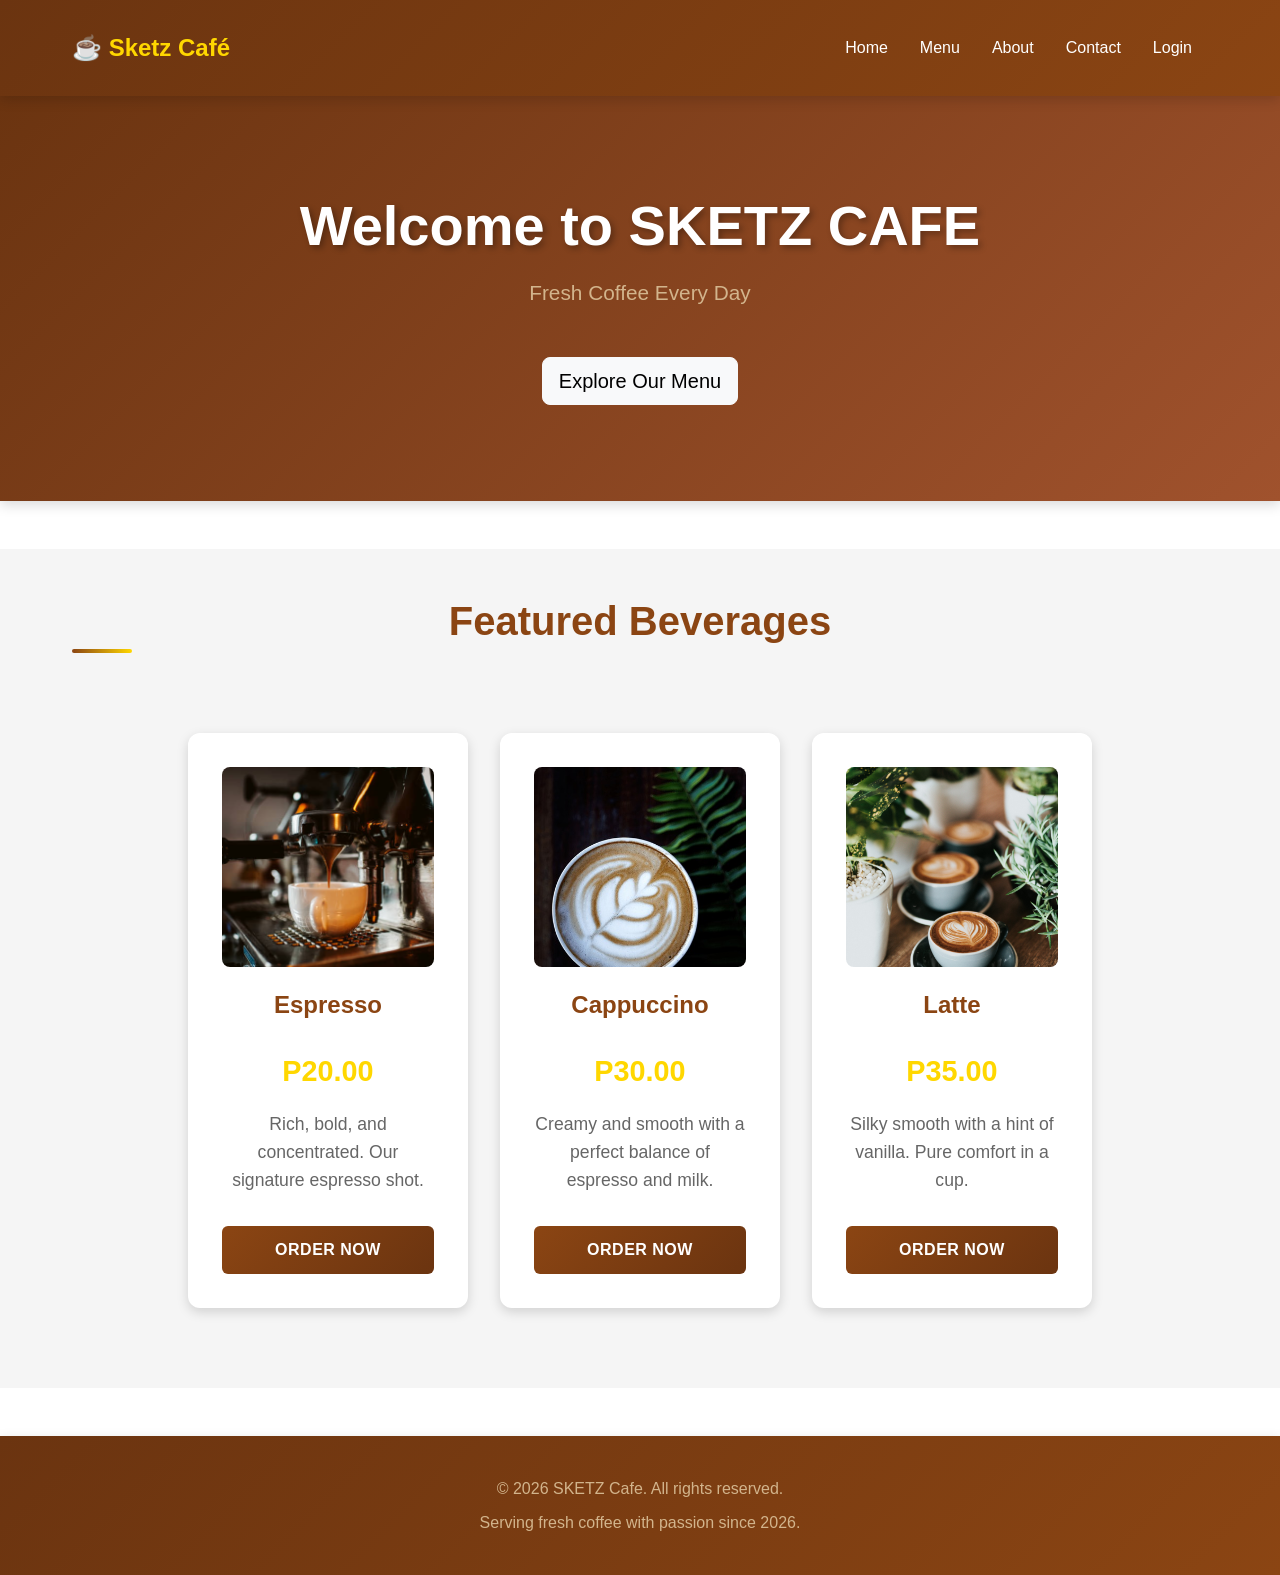
<file: index.html>
<!DOCTYPE html>
<html lang="en">
<head>
    <meta charset="UTF-8">
    <meta name="viewport" content="width=device-width, initial-scale=1.0">
    <title>SKETZ Cafe - Fresh Coffee Every Day</title>
    <link href="https://cdn.jsdelivr.net/npm/bootstrap@5.3.3/dist/css/bootstrap.min.css" rel="stylesheet">
    <link rel="stylesheet" href="style.css">
</head>
<body>
    <!-- NAVBAR -->
    <nav class="navbar navbar-expand-lg navbar-dark bg-dark">
        <div class="container">
            <a class="navbar-brand" href="index.html">☕ Sketz Café</a>
            <button class="navbar-toggler" type="button" data-bs-toggle="collapse" data-bs-target="#navMenu">
                <span class="navbar-toggler-icon"></span>
            </button>
            <div class="collapse navbar-collapse" id="navMenu">
                <ul class="navbar-nav ms-auto">
                    <li class="nav-item">
                        <a class="nav-link active" href="index.html">Home</a>
                    </li>
                    <li class="nav-item">
                        <a class="nav-link" href="menu.html">Menu</a>
                    </li>
                    <li class="nav-item">
                        <a class="nav-link" href="about.html">About</a>
                    </li>
                    <li class="nav-item">
                        <a class="nav-link" href="contact.html">Contact</a>
                    </li>
                    <li class="nav-item">
                        <a class="nav-link" href="login.html">Login</a>
                    </li>
                </ul>
            </div>
        </div>
    </nav>

    <!-- HERO SECTION -->
    <div class="hero">
        <h1>Welcome to SKETZ CAFE</h1>
        <p>Fresh Coffee Every Day</p>
        <a href="menu.html" class="btn btn-light btn-lg mt-3">Explore Our Menu</a>
    </div>

    <!-- MENU PREVIEW SECTION -->
    <div class="menu">
        <div class="container">
            <h2 class="text-center mb-5">Featured Beverages</h2>
            <div class="menu-container">
                <div class="card">
                    <img src="images/espresso.jpg" alt="Espresso Coffee">
                    <h3>Espresso</h3>
                    <p class="price">P20.00</p>
                    <p>Rich, bold, and concentrated. Our signature espresso shot.</p>
                    <button class="btn">Order Now</button>
                </div>

                <div class="card">
                    <img src="images/cappuccino.jpg" alt="Cappuccino">
                    <h3>Cappuccino</h3>
                    <p class="price">P30.00</p>
                    <p>Creamy and smooth with a perfect balance of espresso and milk.</p>
                    <button class="btn">Order Now</button>
                </div>

                <div class="card">
                    <img src="images/latte.jpg" alt="Latte">
                    <h3>Latte</h3>
                    <p class="price">P35.00</p>
                    <p>Silky smooth with a hint of vanilla. Pure comfort in a cup.</p>
                    <button class="btn">Order Now</button>
                </div>
            </div>
        </div>
    </div>

    <!-- FOOTER -->
    <footer>
        <div class="container">
            <p>&copy; 2026 SKETZ Cafe. All rights reserved.</p>
            <p>Serving fresh coffee with passion since 2026.</p>
        </div>
    </footer>

    <script src="https://cdn.jsdelivr.net/npm/bootstrap@5.3.3/dist/js/bootstrap.bundle.min.js"></script>
</body>
</html>
</file>
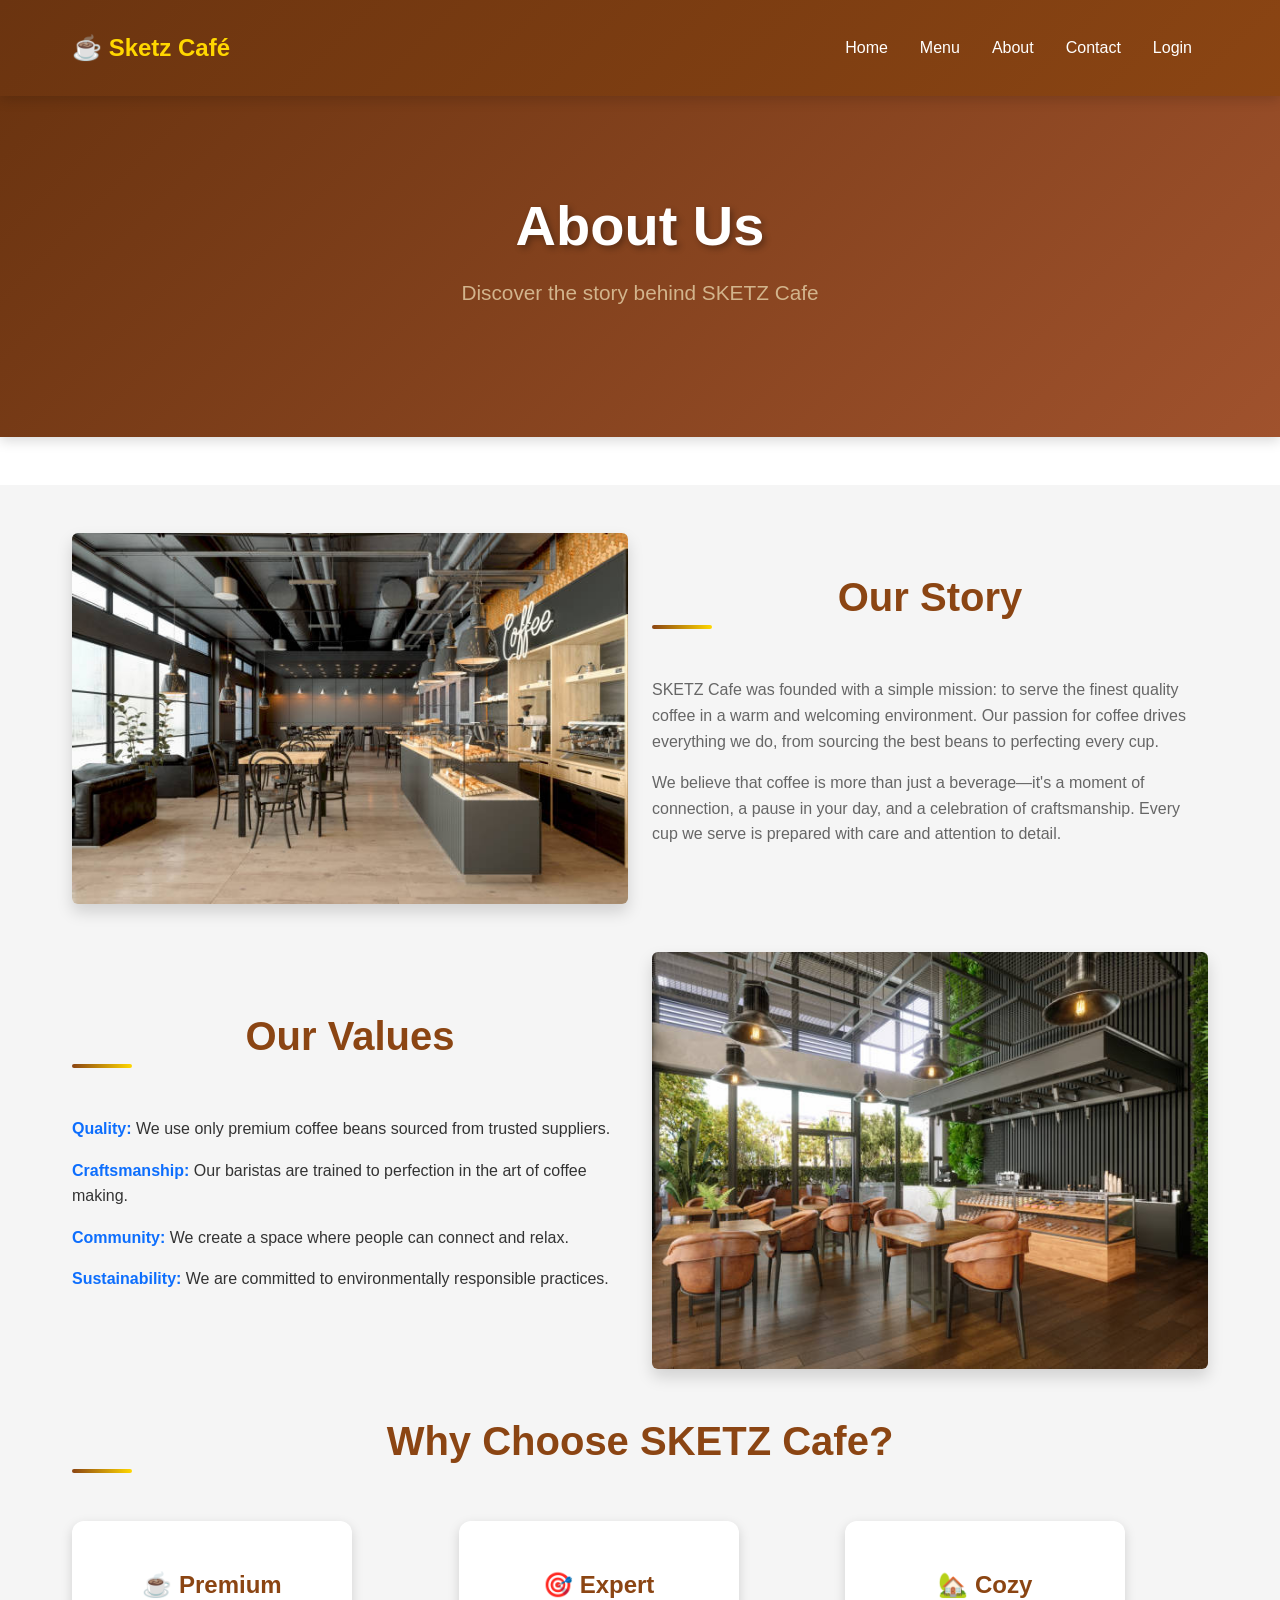
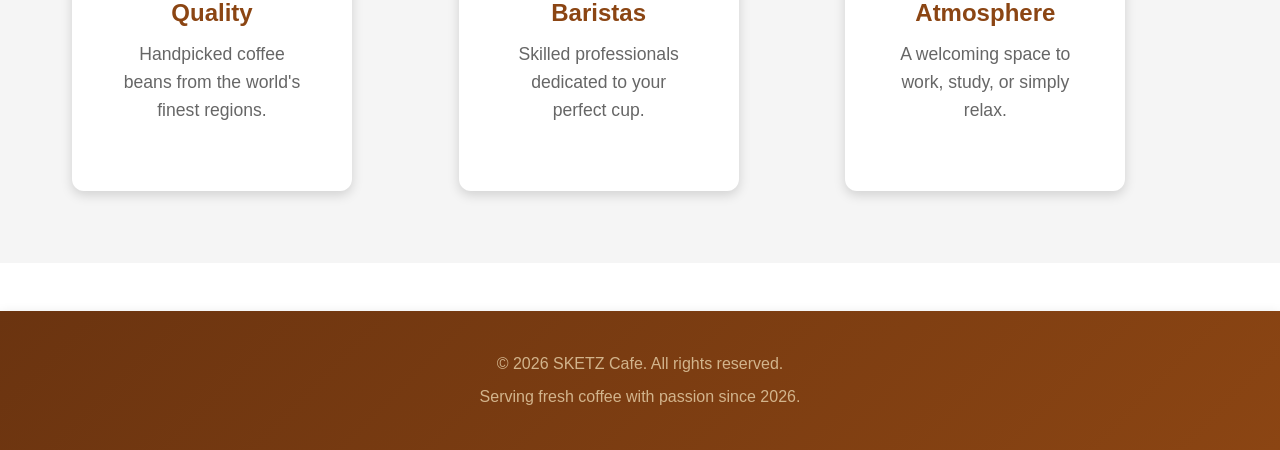
<file: about.html>
<!DOCTYPE html>
<html lang="en">
<head>
    <meta charset="UTF-8">
    <meta name="viewport" content="width=device-width, initial-scale=1.0">
    <title>About Us - SKETZ Cafe</title>
    <link href="https://cdn.jsdelivr.net/npm/bootstrap@5.3.3/dist/css/bootstrap.min.css" rel="stylesheet">
    <link rel="stylesheet" href="style.css">
</head>
<body>
    <!-- NAVBAR -->
    <nav class="navbar navbar-expand-lg navbar-dark bg-dark">
        <div class="container">
            <a class="navbar-brand" href="index.html">☕ Sketz Café</a>
            <button class="navbar-toggler" type="button" data-bs-toggle="collapse" data-bs-target="#navMenu">
                <span class="navbar-toggler-icon"></span>
            </button>
            <div class="collapse navbar-collapse" id="navMenu">
                <ul class="navbar-nav ms-auto">
                    <li class="nav-item">
                        <a class="nav-link" href="index.html">Home</a>
                    </li>
                    <li class="nav-item">
                        <a class="nav-link" href="menu.html">Menu</a>
                    </li>
                    <li class="nav-item">
                        <a class="nav-link active" href="about.html">About</a>
                    </li>
                    <li class="nav-item">
                        <a class="nav-link" href="contact.html">Contact</a>
                    </li>
                    <li class="nav-item">
                        <a class="nav-link" href="login.html">Login</a>
                    </li>
                </ul>
            </div>
        </div>
    </nav>

    <!-- HERO SECTION -->
    <div class="hero">
        <h1>About Us</h1>
        <p>Discover the story behind SKETZ Cafe</p>
    </div>

    <!-- ABOUT CONTENT -->
    <div class="menu">
        <div class="container">
            <div class="row align-items-center mb-5">
                <div class="col-md-6 mb-4 mb-md-0">
                    <img src="images/about-coffee.jpg" alt="SKETZ Cafe Interior" class="img-fluid rounded shadow">
                </div>
                <div class="col-md-6">
                    <h2>Our Story</h2>
                    <p>
                        SKETZ Cafe was founded with a simple mission: to serve the finest quality coffee in a warm and welcoming environment. 
                        Our passion for coffee drives everything we do, from sourcing the best beans to perfecting every cup.
                    </p>
                    <p>
                        We believe that coffee is more than just a beverage—it's a moment of connection, a pause in your day, 
                        and a celebration of craftsmanship. Every cup we serve is prepared with care and attention to detail.
                    </p>
                </div>
            </div>

            <div class="row align-items-center">
                <div class="col-md-6 order-md-2 mb-4 mb-md-0">
                    <img src="images/hero-bg.jpg" alt="Coffee Shop Ambiance" class="img-fluid rounded shadow">
                </div>
                <div class="col-md-6 order-md-1">
                    <h2>Our Values</h2>
                    <ul class="list-unstyled">
                        <li class="mb-3">
                            <strong class="text-primary">Quality:</strong> We use only premium coffee beans sourced from trusted suppliers.
                        </li>
                        <li class="mb-3">
                            <strong class="text-primary">Craftsmanship:</strong> Our baristas are trained to perfection in the art of coffee making.
                        </li>
                        <li class="mb-3">
                            <strong class="text-primary">Community:</strong> We create a space where people can connect and relax.
                        </li>
                        <li class="mb-3">
                            <strong class="text-primary">Sustainability:</strong> We are committed to environmentally responsible practices.
                        </li>
                    </ul>
                </div>
            </div>

            <div class="row mt-5">
                <div class="col-12">
                    <h2 class="text-center mb-5">Why Choose SKETZ Cafe?</h2>
                    <div class="row">
                        <div class="col-md-4 mb-4">
                            <div class="card text-center">
                                <div class="card-body">
                                    <h3>☕ Premium Quality</h3>
                                    <p>Handpicked coffee beans from the world's finest regions.</p>
                                </div>
                            </div>
                        </div>
                        <div class="col-md-4 mb-4">
                            <div class="card text-center">
                                <div class="card-body">
                                    <h3>🎯 Expert Baristas</h3>
                                    <p>Skilled professionals dedicated to your perfect cup.</p>
                                </div>
                            </div>
                        </div>
                        <div class="col-md-4 mb-4">
                            <div class="card text-center">
                                <div class="card-body">
                                    <h3>🏡 Cozy Atmosphere</h3>
                                    <p>A welcoming space to work, study, or simply relax.</p>
                                </div>
                            </div>
                        </div>
                    </div>
                </div>
            </div>
        </div>
    </div>

    <!-- FOOTER -->
    <footer>
        <div class="container">
            <p>&copy; 2026 SKETZ Cafe. All rights reserved.</p>
            <p>Serving fresh coffee with passion since 2026.</p>
        </div>
    </footer>

    <script src="https://cdn.jsdelivr.net/npm/bootstrap@5.3.3/dist/js/bootstrap.bundle.min.js"></script>
</body>
</html>
</file>
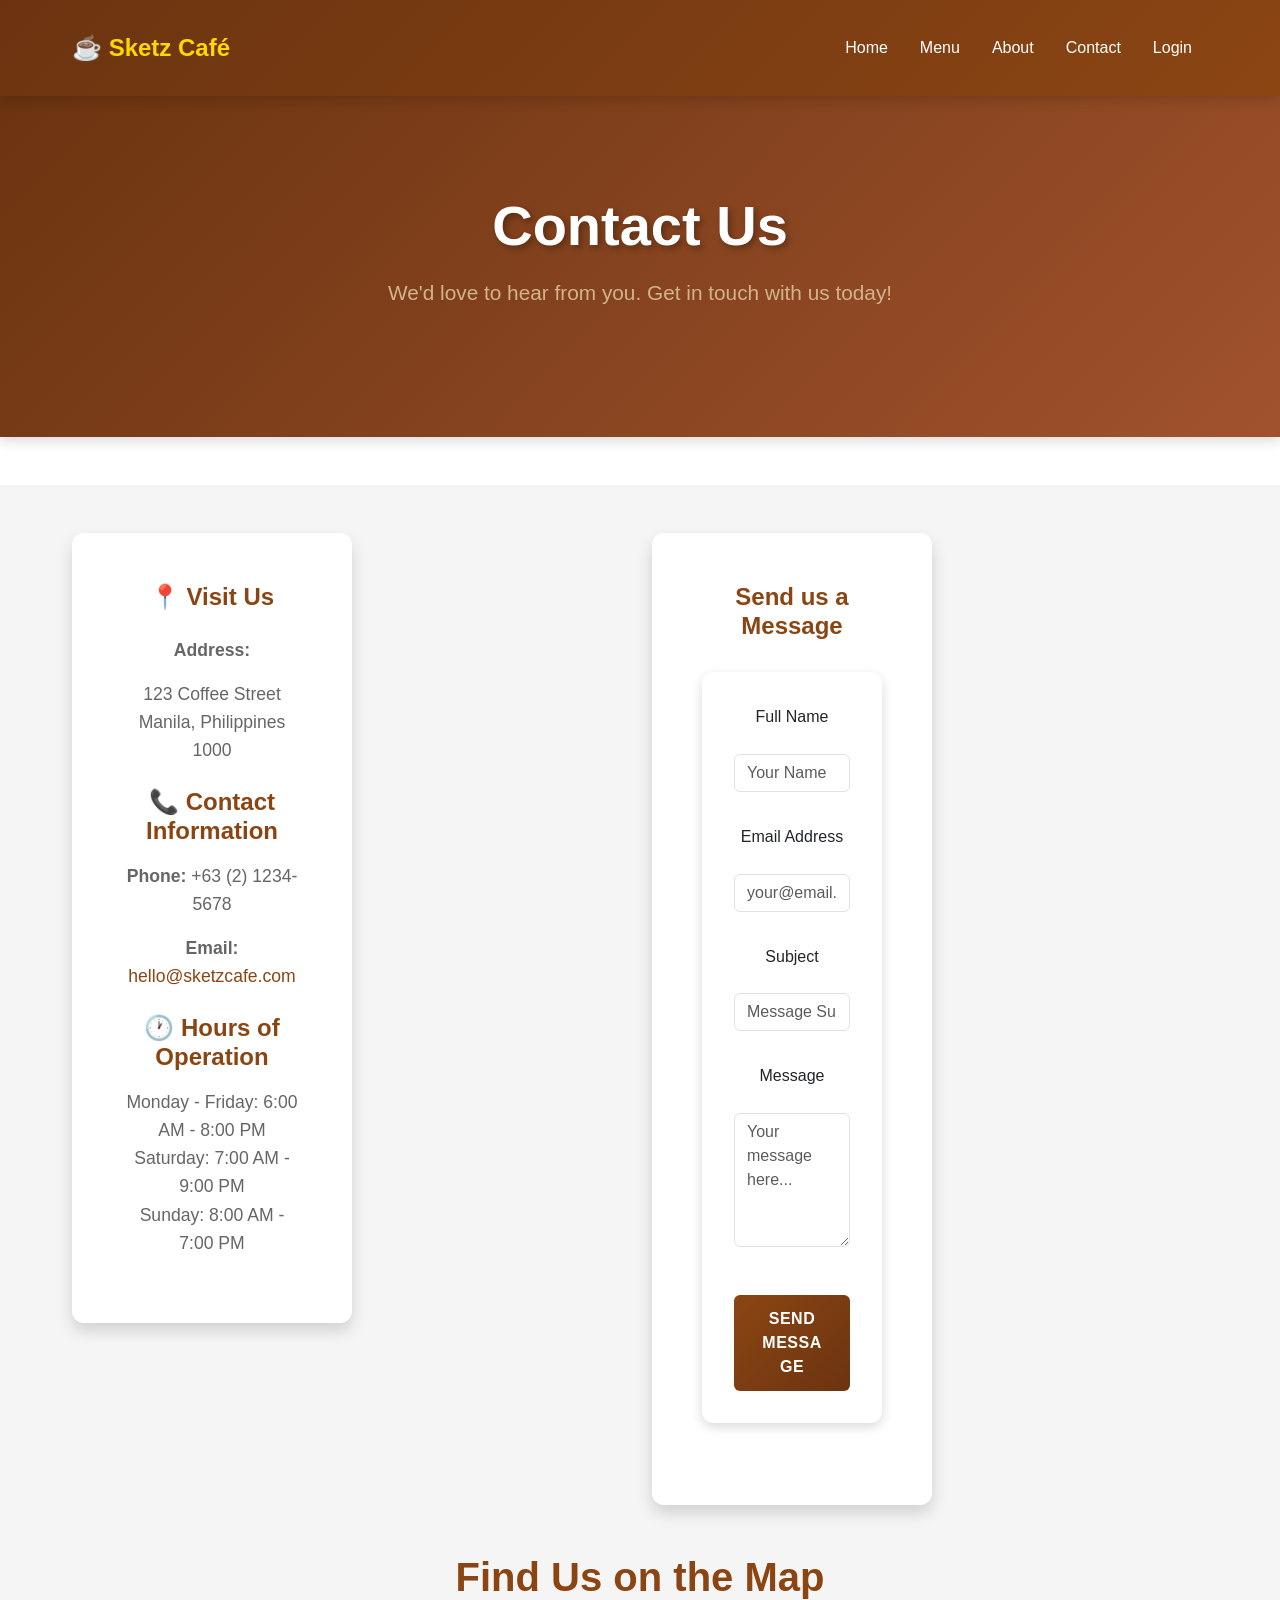
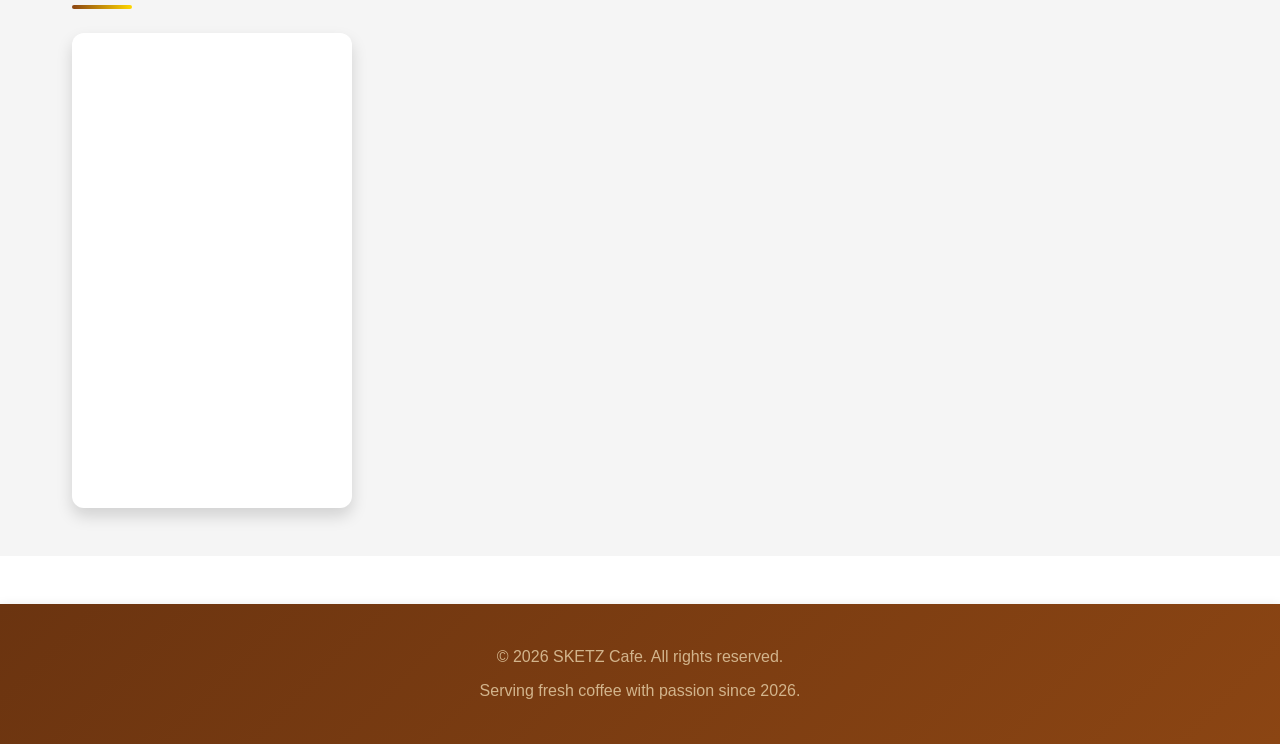
<file: contact.html>
<!DOCTYPE html>
<html lang="en">
<head>
    <meta charset="UTF-8">
    <meta name="viewport" content="width=device-width, initial-scale=1.0">
    <title>Contact Us - SKETZ Cafe</title>
    <link href="https://cdn.jsdelivr.net/npm/bootstrap@5.3.3/dist/css/bootstrap.min.css" rel="stylesheet">
    <link rel="stylesheet" href="style.css">
</head>
<body>
    <!-- NAVBAR -->
    <nav class="navbar navbar-expand-lg navbar-dark bg-dark">
        <div class="container">
            <a class="navbar-brand" href="index.html">☕ Sketz Café</a>
            <button class="navbar-toggler" type="button" data-bs-toggle="collapse" data-bs-target="#navMenu">
                <span class="navbar-toggler-icon"></span>
            </button>
            <div class="collapse navbar-collapse" id="navMenu">
                <ul class="navbar-nav ms-auto">
                    <li class="nav-item">
                        <a class="nav-link" href="index.html">Home</a>
                    </li>
                    <li class="nav-item">
                        <a class="nav-link" href="menu.html">Menu</a>
                    </li>
                    <li class="nav-item">
                        <a class="nav-link" href="about.html">About</a>
                    </li>
                    <li class="nav-item">
                        <a class="nav-link active" href="contact.html">Contact</a>
                    </li>
                    <li class="nav-item">
                        <a class="nav-link" href="login.html">Login</a>
                    </li>
                </ul>
            </div>
        </div>
    </nav>

    <!-- HERO SECTION -->
    <div class="hero">
        <h1>Contact Us</h1>
        <p>We'd love to hear from you. Get in touch with us today!</p>
    </div>

    <!-- CONTACT SECTION -->
    <div class="menu">
        <div class="container">
            <div class="row mb-5">
                <div class="col-md-6 mb-4">
                    <div class="card shadow">
                        <div class="card-body">
                            <h3 class="mb-4">📍 Visit Us</h3>
                            <p><strong>Address:</strong></p>
                            <p>123 Coffee Street<br>Manila, Philippines 1000</p>
                            
                            <h3 class="mt-4 mb-3">📞 Contact Information</h3>
                            <p><strong>Phone:</strong> +63 (2) 1234-5678</p>
                            <p><strong>Email:</strong> <a href="mailto:hello@sketzcafe.com">hello@sketzcafe.com</a></p>
                            
                            <h3 class="mt-4 mb-3">🕐 Hours of Operation</h3>
                            <p>
                                Monday - Friday: 6:00 AM - 8:00 PM<br>
                                Saturday: 7:00 AM - 9:00 PM<br>
                                Sunday: 8:00 AM - 7:00 PM
                            </p>
                        </div>
                    </div>
                </div>

                <div class="col-md-6">
                    <div class="card shadow">
                        <div class="card-body">
                            <h3 class="mb-4">Send us a Message</h3>
                            <form>
                                <div class="mb-3">
                                    <label for="name" class="form-label">Full Name</label>
                                    <input type="text" class="form-control" id="name" placeholder="Your Name" required>
                                </div>
                                <div class="mb-3">
                                    <label for="email" class="form-label">Email Address</label>
                                    <input type="email" class="form-control" id="email" placeholder="your@email.com" required>
                                </div>
                                <div class="mb-3">
                                    <label for="subject" class="form-label">Subject</label>
                                    <input type="text" class="form-control" id="subject" placeholder="Message Subject" required>
                                </div>
                                <div class="mb-3">
                                    <label for="message" class="form-label">Message</label>
                                    <textarea class="form-control" id="message" rows="5" placeholder="Your message here..." required></textarea>
                                </div>
                                <button type="submit" class="btn btn-primary w-100">Send Message</button>
                            </form>
                        </div>
                    </div>
                </div>
            </div>

            <!-- Map Section -->
            <div class="row mt-5">
                <div class="col-12">
                    <h2 class="text-center mb-4">Find Us on the Map</h2>
                    <div class="card shadow">
                        <div class="card-body p-0">
                            <iframe 
                                src="https://www.google.com/maps/embed?pb=!1m18!1m12!1m3!1d3861.0831859394887!2d121.00628!3d14.599512!2m3!1f0!2f0!3f0!3m2!1i1024!2i768!4f13.1!3m3!1m2!1s0x3397b7b8c0c0c0c1%3A0x0!2sManila%2C%20Philippines!5e0!3m2!1sen!2sph!4v1234567890" 
                                width="100%" 
                                height="400" 
                                style="border:0; border-radius: 12px;" 
                                allowfullscreen="" 
                                loading="lazy" 
                                referrerpolicy="no-referrer-when-downgrade">
                            </iframe>
                        </div>
                    </div>
                </div>
            </div>
        </div>
    </div>

    <!-- FOOTER -->
    <footer>
        <div class="container">
            <p>&copy; 2026 SKETZ Cafe. All rights reserved.</p>
            <p>Serving fresh coffee with passion since 2026.</p>
        </div>
    </footer>

    <script src="https://cdn.jsdelivr.net/npm/bootstrap@5.3.3/dist/js/bootstrap.bundle.min.js"></script>
</body>
</html>
</file>
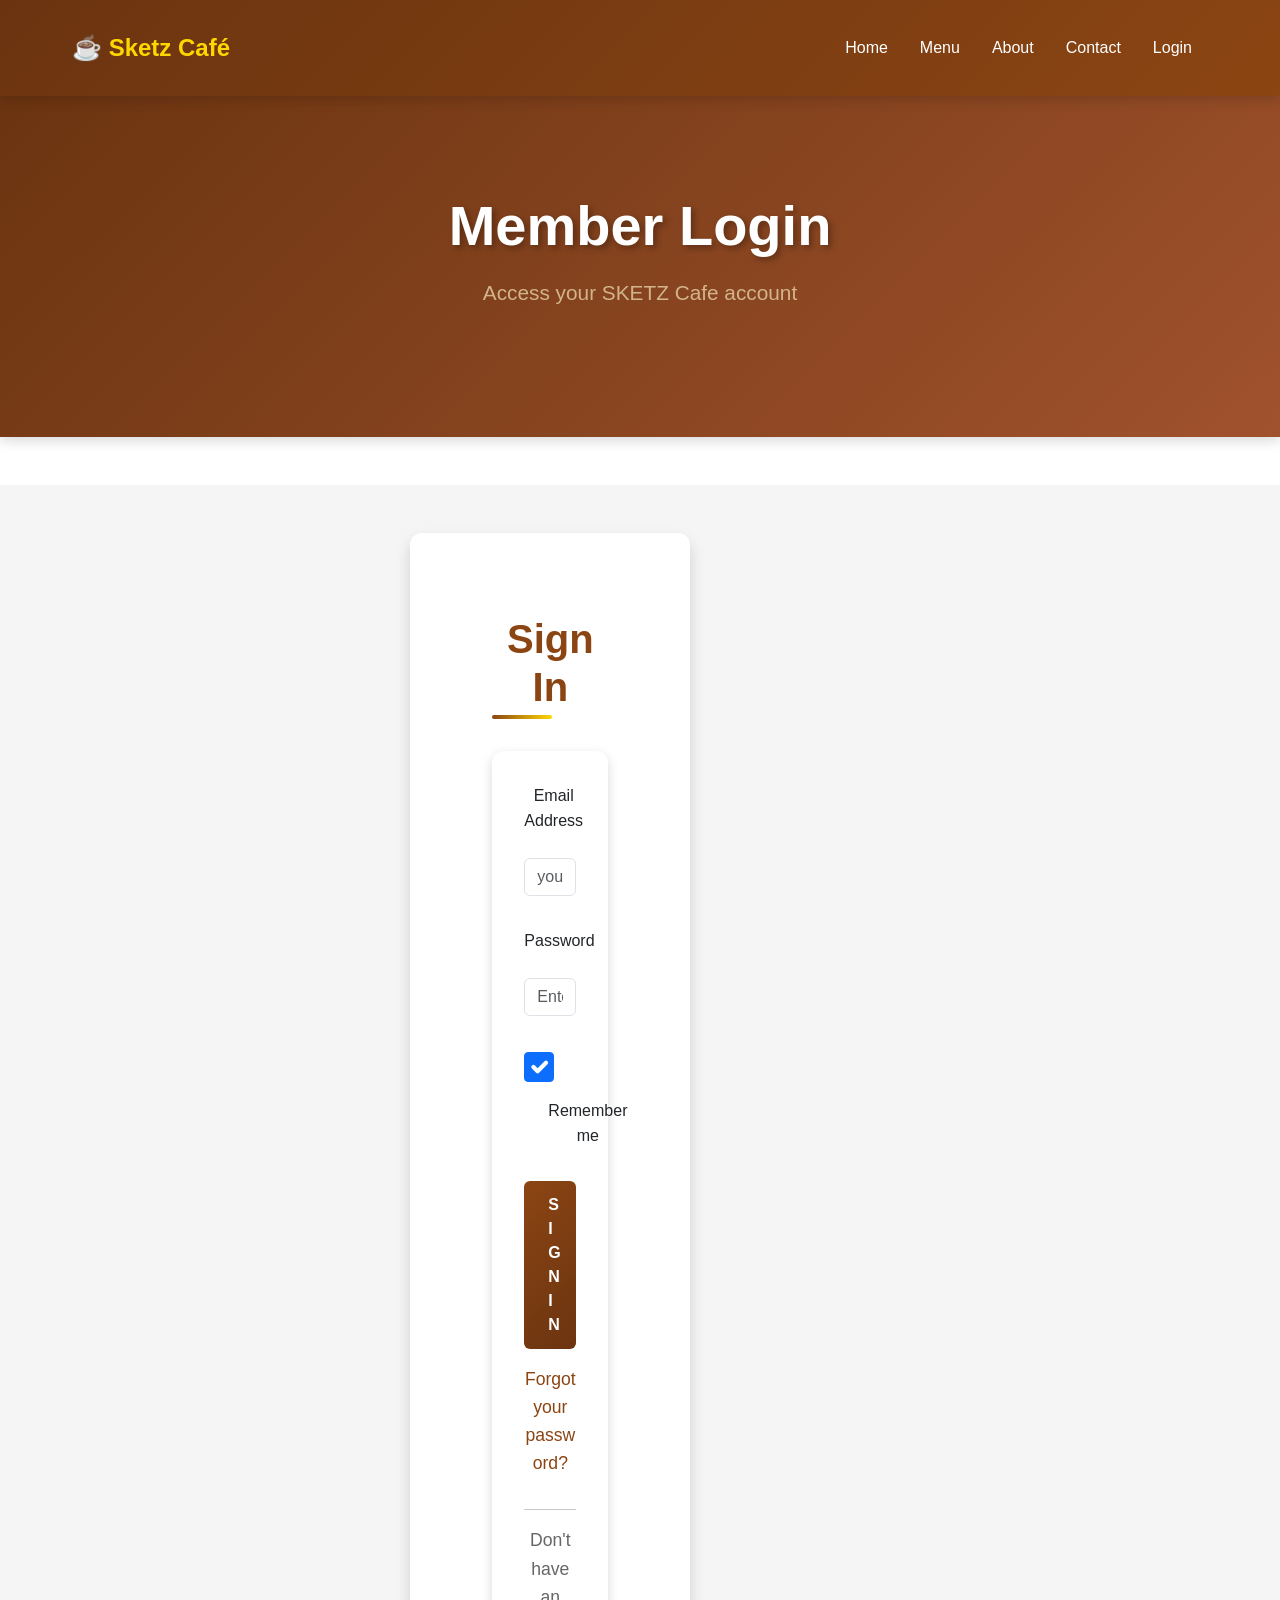
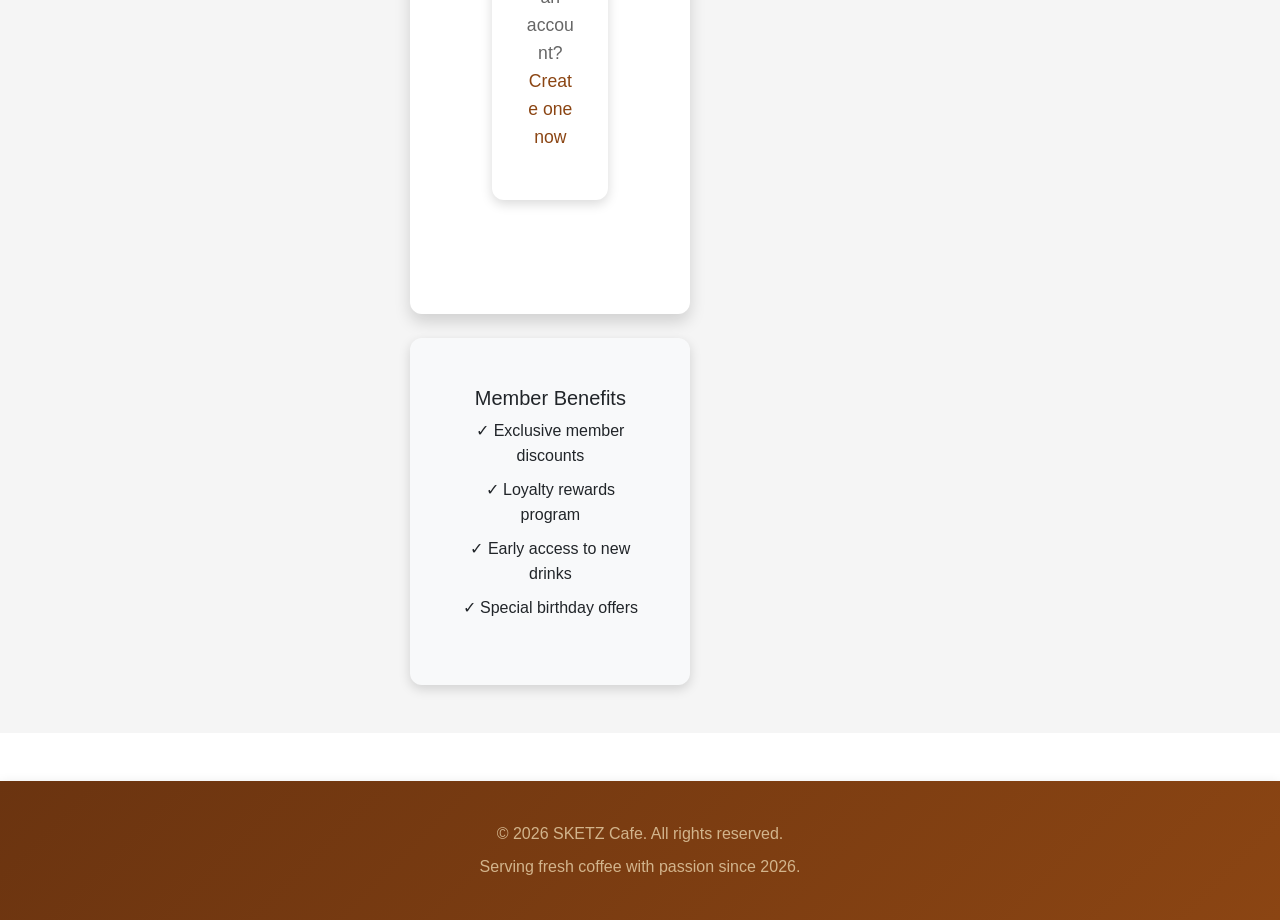
<file: login.html>
<!DOCTYPE html>
<html lang="en">
<head>
    <meta charset="UTF-8">
    <meta name="viewport" content="width=device-width, initial-scale=1.0">
    <title>Login - SKETZ Cafe</title>
    <link href="https://cdn.jsdelivr.net/npm/bootstrap@5.3.3/dist/css/bootstrap.min.css" rel="stylesheet">
    <link rel="stylesheet" href="style.css">
</head>
<body>
    <!-- NAVBAR -->
    <nav class="navbar navbar-expand-lg navbar-dark bg-dark">
        <div class="container">
            <a class="navbar-brand" href="index.html">☕ Sketz Café</a>
            <button class="navbar-toggler" type="button" data-bs-toggle="collapse" data-bs-target="#navMenu">
                <span class="navbar-toggler-icon"></span>
            </button>
            <div class="collapse navbar-collapse" id="navMenu">
                <ul class="navbar-nav ms-auto">
                    <li class="nav-item">
                        <a class="nav-link" href="index.html">Home</a>
                    </li>
                    <li class="nav-item">
                        <a class="nav-link" href="menu.html">Menu</a>
                    </li>
                    <li class="nav-item">
                        <a class="nav-link" href="about.html">About</a>
                    </li>
                    <li class="nav-item">
                        <a class="nav-link" href="contact.html">Contact</a>
                    </li>
                    <li class="nav-item">
                        <a class="nav-link active" href="login.html">Login</a>
                    </li>
                </ul>
            </div>
        </div>
    </nav>

    <!-- HERO SECTION -->
    <div class="hero">
        <h1>Member Login</h1>
        <p>Access your SKETZ Cafe account</p>
    </div>

    <!-- LOGIN SECTION -->
    <div class="menu">
        <div class="container">
            <div class="row justify-content-center">
                <div class="col-md-6 col-lg-5">
                    <div class="card shadow">
                        <div class="card-body p-5">
                            <h2 class="text-center mb-4">Sign In</h2>
                            <form>
                                <div class="mb-3">
                                    <label for="email" class="form-label">Email Address</label>
                                    <input type="email" class="form-control" id="email" placeholder="your@email.com" required>
                                </div>

                                <div class="mb-3">
                                    <label for="password" class="form-label">Password</label>
                                    <input type="password" class="form-control" id="password" placeholder="Enter your password" required>
                                </div>

                                <div class="mb-3 form-check">
                                    <input type="checkbox" class="form-check-input" id="remember" checked>
                                    <label class="form-check-label" for="remember">
                                        Remember me
                                    </label>
                                </div>

                                <button type="submit" class="btn btn-primary w-100 mb-3">Sign In</button>

                                <p class="text-center mb-3">
                                    <a href="#" class="text-decoration-none">Forgot your password?</a>
                                </p>

                                <hr>

                                <p class="text-center">
                                    Don't have an account? 
                                    <a href="#" class="text-decoration-none">Create one now</a>
                                </p>
                            </form>
                        </div>
                    </div>

                    <!-- Additional Info -->
                    <div class="card mt-4 bg-light border-0">
                        <div class="card-body">
                            <h5 class="card-title">Member Benefits</h5>
                            <ul class="list-unstyled">
                                <li class="mb-2">✓ Exclusive member discounts</li>
                                <li class="mb-2">✓ Loyalty rewards program</li>
                                <li class="mb-2">✓ Early access to new drinks</li>
                                <li class="mb-2">✓ Special birthday offers</li>
                            </ul>
                        </div>
                    </div>
                </div>
            </div>
        </div>
    </div>

    <!-- FOOTER -->
    <footer>
        <div class="container">
            <p>&copy; 2026 SKETZ Cafe. All rights reserved.</p>
            <p>Serving fresh coffee with passion since 2026.</p>
        </div>
    </footer>

    <script src="https://cdn.jsdelivr.net/npm/bootstrap@5.3.3/dist/js/bootstrap.bundle.min.js"></script>
</body>
</html>
</file>
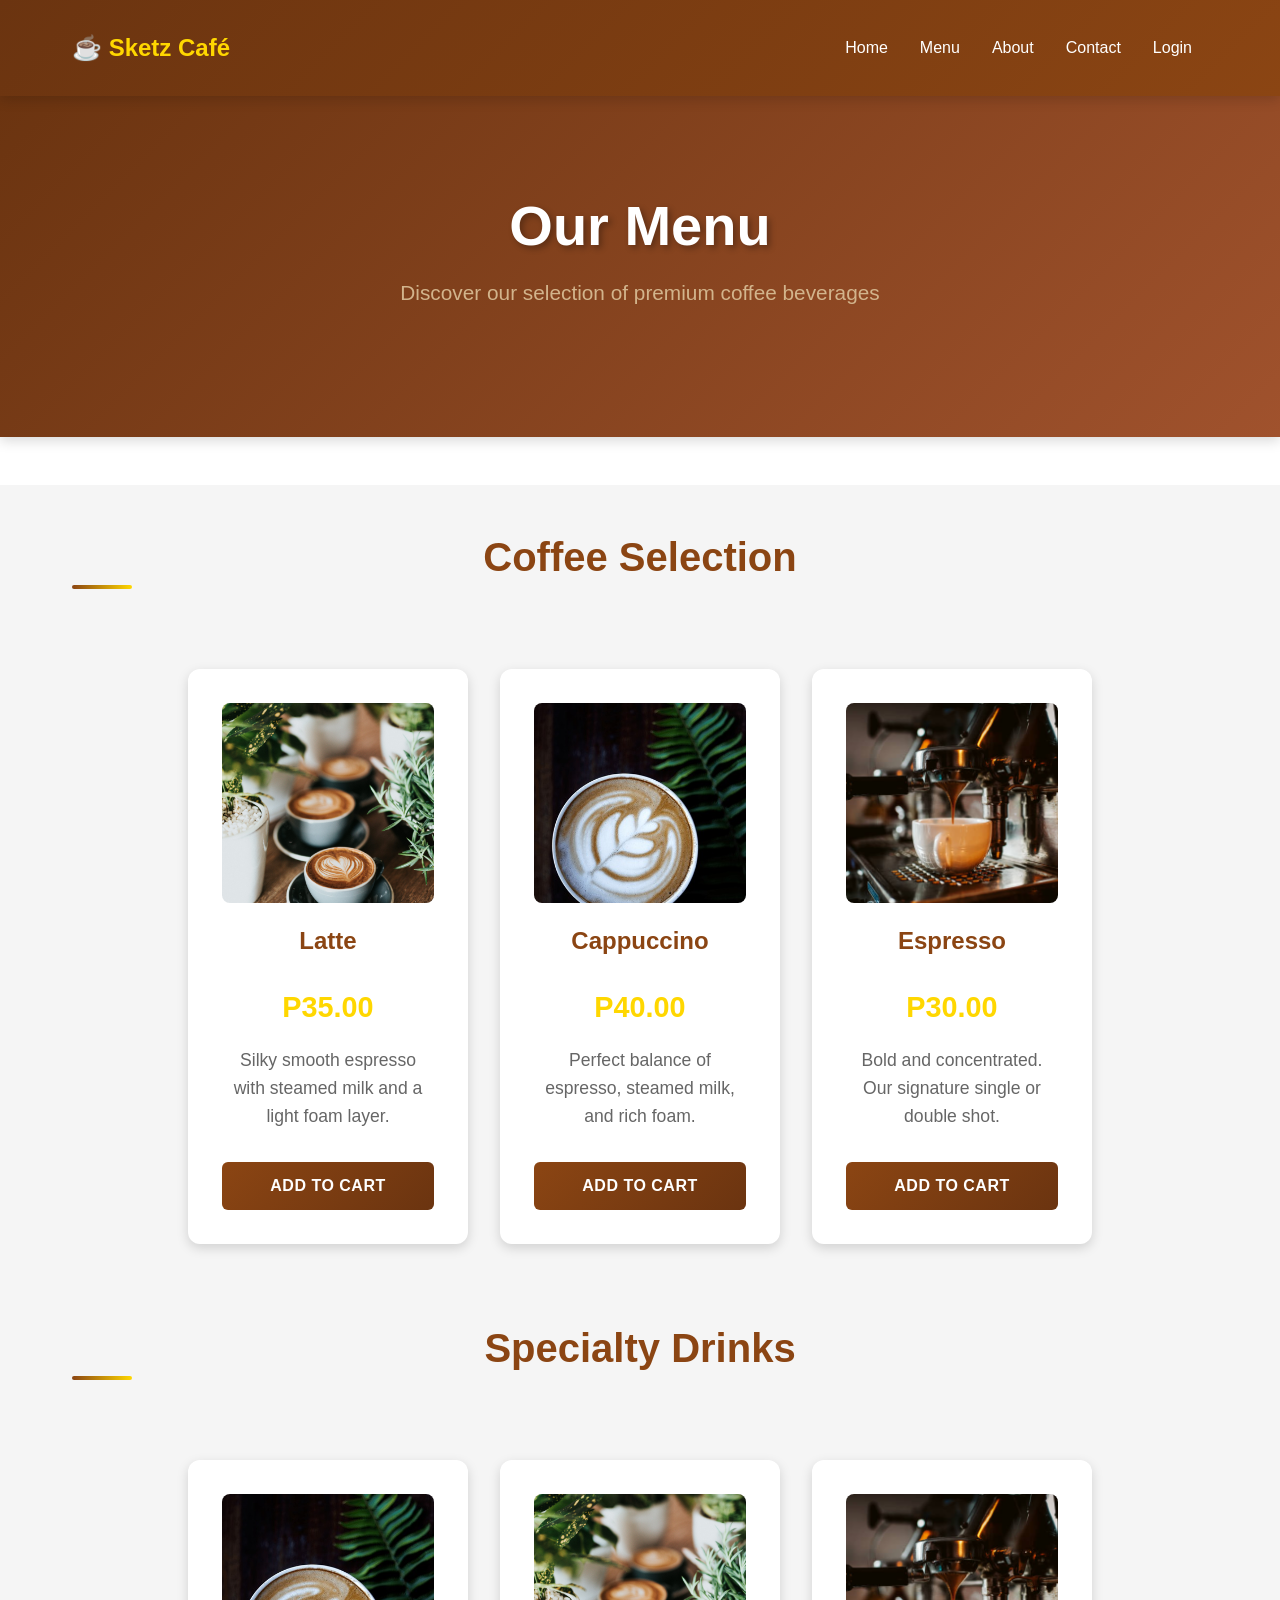
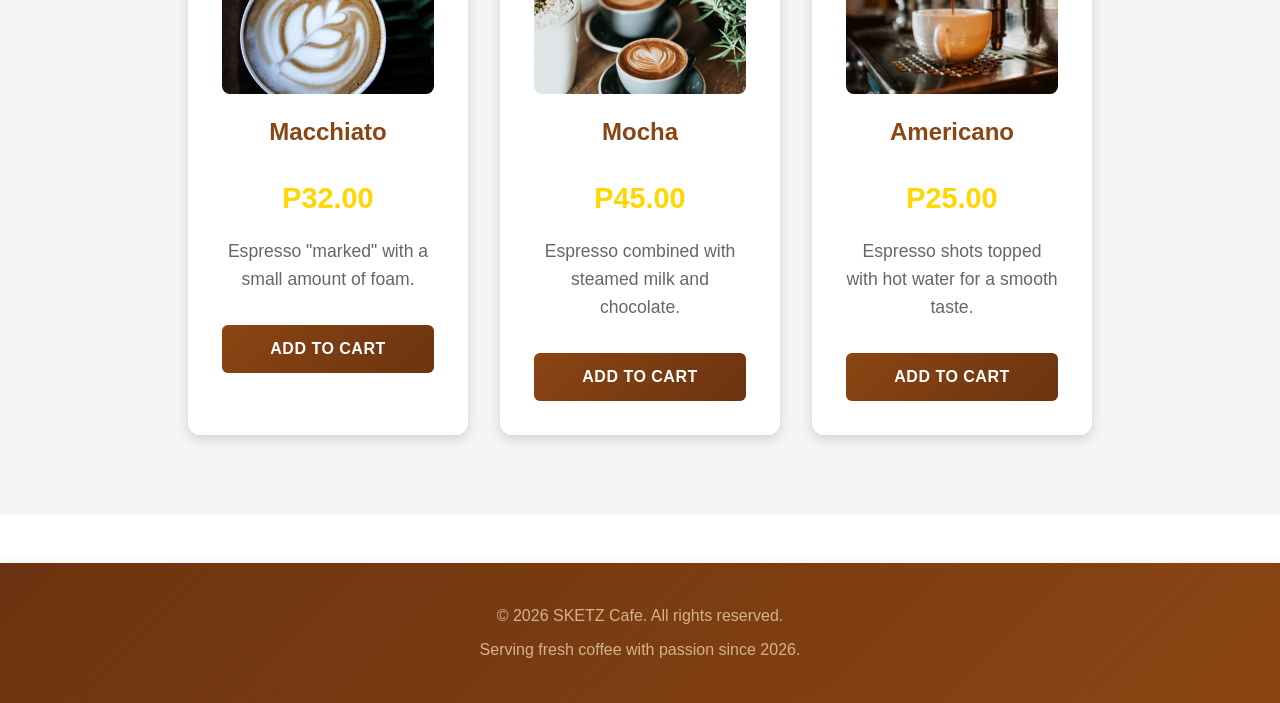
<file: menu.html>
<!DOCTYPE html>
<html lang="en">
<head>
    <meta charset="UTF-8">
    <meta name="viewport" content="width=device-width, initial-scale=1.0">
    <title>Menu - SKETZ Cafe</title>
    <link href="https://cdn.jsdelivr.net/npm/bootstrap@5.3.3/dist/css/bootstrap.min.css" rel="stylesheet">
    <link rel="stylesheet" href="style.css">
</head>
<body>
    <!-- NAVBAR -->
    <nav class="navbar navbar-expand-lg navbar-dark bg-dark">
        <div class="container">
            <a class="navbar-brand" href="index.html">☕ Sketz Café</a>
            <button class="navbar-toggler" type="button" data-bs-toggle="collapse" data-bs-target="#navMenu">
                <span class="navbar-toggler-icon"></span>
            </button>
            <div class="collapse navbar-collapse" id="navMenu">
                <ul class="navbar-nav ms-auto">
                    <li class="nav-item">
                        <a class="nav-link" href="index.html">Home</a>
                    </li>
                    <li class="nav-item">
                        <a class="nav-link active" href="menu.html">Menu</a>
                    </li>
                    <li class="nav-item">
                        <a class="nav-link" href="about.html">About</a>
                    </li>
                    <li class="nav-item">
                        <a class="nav-link" href="contact.html">Contact</a>
                    </li>
                    <li class="nav-item">
                        <a class="nav-link" href="login.html">Login</a>
                    </li>
                </ul>
            </div>
        </div>
    </nav>

    <!-- HERO SECTION -->
    <div class="hero">
        <h1>Our Menu</h1>
        <p>Discover our selection of premium coffee beverages</p>
    </div>

    <!-- MENU SECTION -->
    <div class="menu">
        <div class="container">
            <h2 class="text-center mb-5">Coffee Selection</h2>
            <div class="menu-container">
                <div class="card">
                    <img src="images/latte.jpg" alt="Latte Coffee">
                    <h3>Latte</h3>
                    <p class="price">P35.00</p>
                    <p>Silky smooth espresso with steamed milk and a light foam layer.</p>
                    <button class="btn">Add to Cart</button>
                </div>

                <div class="card">
                    <img src="images/cappuccino.jpg" alt="Cappuccino">
                    <h3>Cappuccino</h3>
                    <p class="price">P40.00</p>
                    <p>Perfect balance of espresso, steamed milk, and rich foam.</p>
                    <button class="btn">Add to Cart</button>
                </div>

                <div class="card">
                    <img src="images/espresso.jpg" alt="Espresso">
                    <h3>Espresso</h3>
                    <p class="price">P30.00</p>
                    <p>Bold and concentrated. Our signature single or double shot.</p>
                    <button class="btn">Add to Cart</button>
                </div>
            </div>

            <!-- Additional Menu Items -->
            <h2 class="text-center mt-5 mb-5">Specialty Drinks</h2>
            <div class="menu-container">
                <div class="card">
                    <img src="images/cappuccino.jpg" alt="Macchiato">
                    <h3>Macchiato</h3>
                    <p class="price">P32.00</p>
                    <p>Espresso "marked" with a small amount of foam.</p>
                    <button class="btn">Add to Cart</button>
                </div>

                <div class="card">
                    <img src="images/latte.jpg" alt="Mocha">
                    <h3>Mocha</h3>
                    <p class="price">P45.00</p>
                    <p>Espresso combined with steamed milk and chocolate.</p>
                    <button class="btn">Add to Cart</button>
                </div>

                <div class="card">
                    <img src="images/espresso.jpg" alt="Americano">
                    <h3>Americano</h3>
                    <p class="price">P25.00</p>
                    <p>Espresso shots topped with hot water for a smooth taste.</p>
                    <button class="btn">Add to Cart</button>
                </div>
            </div>
        </div>
    </div>

    <!-- FOOTER -->
    <footer>
        <div class="container">
            <p>&copy; 2026 SKETZ Cafe. All rights reserved.</p>
            <p>Serving fresh coffee with passion since 2026.</p>
        </div>
    </footer>

    <script src="https://cdn.jsdelivr.net/npm/bootstrap@5.3.3/dist/js/bootstrap.bundle.min.js"></script>
</body>
</html>
</file>
<file: style.css>
/* ============================================
   SKETZ CAFE - ENHANCED STYLESHEET
   ============================================ */

/* ============================================
   1. GLOBAL STYLES & VARIABLES
   ============================================ */

:root {
    --primary-color: #8B4513;
    --primary-dark: #6B3410;
    --primary-light: #A0522D;
    --secondary-color: #D2B48C;
    --accent-color: #FFD700;
    --text-dark: #333333;
    --text-light: #666666;
    --bg-light: #F5F5F5;
    --bg-white: #FFFFFF;
    --border-color: #E0E0E0;
    --shadow-sm: 0 2px 4px rgba(0, 0, 0, 0.1);
    --shadow-md: 0 4px 12px rgba(0, 0, 0, 0.15);
    --shadow-lg: 0 8px 24px rgba(0, 0, 0, 0.2);
    --transition: all 0.3s ease;
}

* {
    margin: 0;
    padding: 0;
    box-sizing: border-box;
}

html {
    scroll-behavior: smooth;
}

body {
    font-family: 'Segoe UI', Tahoma, Geneva, Verdana, sans-serif;
    color: var(--text-dark);
    background-color: var(--bg-white);
    line-height: 1.6;
}

/* ============================================
   2. TYPOGRAPHY
   ============================================ */

h1 {
    font-size: 3rem;
    font-weight: 700;
    color: var(--primary-dark);
    margin-bottom: 1rem;
    text-shadow: 2px 2px 4px rgba(0, 0, 0, 0.1);
}

h2 {
    font-size: 2.5rem;
    font-weight: 700;
    color: var(--primary-color);
    margin-bottom: 1.5rem;
    position: relative;
    padding-bottom: 0.5rem;
}

h2::after {
    content: '';
    position: absolute;
    bottom: 0;
    left: 0;
    width: 60px;
    height: 4px;
    background: linear-gradient(90deg, var(--primary-color), var(--accent-color));
    border-radius: 2px;
}

h3 {
    font-size: 1.5rem;
    font-weight: 600;
    color: var(--primary-color);
    margin-bottom: 0.75rem;
}

p {
    font-size: 1rem;
    color: var(--text-light);
    margin-bottom: 1rem;
}

a {
    color: var(--primary-color);
    text-decoration: none;
    transition: var(--transition);
}

a:hover {
    color: var(--primary-light);
    text-decoration: underline;
}

/* ============================================
   3. NAVBAR STYLES
   ============================================ */

.navbar {
    background: linear-gradient(135deg, var(--primary-dark) 0%, var(--primary-color) 100%);
    padding: 1.5rem 2rem;
    display: flex;
    justify-content: space-between;
    align-items: center;
    box-shadow: var(--shadow-md);
    position: sticky;
    top: 0;
    z-index: 100;
}

.navbar h2 {
    color: var(--bg-white);
    margin: 0;
    font-size: 1.8rem;
    display: flex;
    align-items: center;
    gap: 0.5rem;
}

.navbar .links {
    display: flex;
    gap: 2rem;
    flex-wrap: wrap;
    justify-content: flex-end;
}

.navbar .links a {
    color: var(--bg-white);
    font-weight: 500;
    padding: 0.5rem 1rem;
    border-radius: 4px;
    transition: var(--transition);
}

.navbar .links a:hover {
    background-color: var(--accent-color);
    color: var(--primary-dark);
    text-decoration: none;
}

/* Bootstrap navbar override */
.navbar-dark {
    background: linear-gradient(135deg, var(--primary-dark) 0%, var(--primary-color) 100%) !important;
}

.navbar-brand {
    font-weight: 700;
    font-size: 1.5rem;
    color: var(--accent-color) !important;
    transition: var(--transition);
}

.navbar-brand:hover {
    color: var(--bg-white) !important;
}

.nav-link {
    color: var(--bg-white) !important;
    font-weight: 500;
    transition: var(--transition);
    margin: 0 0.5rem;
}

.nav-link:hover {
    color: var(--accent-color) !important;
}

/* ============================================
   4. HERO SECTION
   ============================================ */

.hero {
    background: linear-gradient(135deg, var(--primary-dark) 0%, var(--primary-light) 100%);
    color: var(--bg-white);
    padding: 6rem 2rem;
    text-align: center;
    box-shadow: var(--shadow-md);
    margin-bottom: 3rem;
}

.hero h1 {
    color: var(--bg-white);
    font-size: 3.5rem;
    margin-bottom: 1rem;
    text-shadow: 3px 3px 6px rgba(0, 0, 0, 0.3);
    animation: slideInDown 0.8s ease-out;
}

.hero p {
    color: var(--secondary-color);
    font-size: 1.3rem;
    margin-bottom: 2rem;
    animation: slideInUp 0.8s ease-out 0.2s both;
}

.hero img {
    max-width: 500px;
    width: 100%;
    border-radius: 12px;
    box-shadow: var(--shadow-lg);
    margin-top: 2rem;
    animation: fadeIn 0.8s ease-out 0.4s both;
}

@keyframes slideInDown {
    from {
        opacity: 0;
        transform: translateY(-30px);
    }
    to {
        opacity: 1;
        transform: translateY(0);
    }
}

@keyframes slideInUp {
    from {
        opacity: 0;
        transform: translateY(30px);
    }
    to {
        opacity: 1;
        transform: translateY(0);
    }
}

@keyframes fadeIn {
    from {
        opacity: 0;
    }
    to {
        opacity: 1;
    }
}

/* ============================================
   5. MENU SECTION & CARDS
   ============================================ */

.menu {
    padding: 3rem 2rem;
    background-color: var(--bg-light);
}

.menu h2 {
    text-align: center;
    margin-bottom: 3rem;
}

.menu-container {
    display: flex;
    justify-content: center;
    gap: 2rem;
    flex-wrap: wrap;
    padding: 2rem;
    max-width: 1200px;
    margin: 0 auto;
}

.card {
    background: var(--bg-white);
    width: 280px;
    padding: 2rem;
    border-radius: 12px;
    box-shadow: var(--shadow-md);
    text-align: center;
    transition: var(--transition);
    border: 2px solid transparent;
    overflow: hidden;
    position: relative;
}

.card::before {
    content: '';
    position: absolute;
    top: 0;
    left: -100%;
    width: 100%;
    height: 4px;
    background: linear-gradient(90deg, var(--primary-color), var(--accent-color));
    transition: left 0.3s ease;
}

.card:hover::before {
    left: 0;
}

.card:hover {
    transform: translateY(-8px);
    box-shadow: var(--shadow-lg);
    border-color: var(--primary-color);
}

.card img {
    width: 100%;
    height: 200px;
    object-fit: cover;
    border-radius: 8px;
    margin-bottom: 1.5rem;
    transition: var(--transition);
}

.card:hover img {
    transform: scale(1.05);
}

.card h3 {
    color: var(--primary-color);
    margin-bottom: 0.75rem;
    font-size: 1.5rem;
}

.card p {
    color: var(--text-light);
    font-size: 1.1rem;
    margin-bottom: 1rem;
}

.card .price {
    font-size: 1.8rem;
    font-weight: 700;
    color: var(--accent-color);
    margin: 1rem 0;
}

.card .btn {
    background-color: var(--primary-color);
    color: var(--bg-white);
    padding: 0.75rem 1.5rem;
    border: none;
    border-radius: 6px;
    cursor: pointer;
    font-weight: 600;
    transition: var(--transition);
    margin-top: 1rem;
}

.card .btn:hover {
    background-color: var(--primary-dark);
    transform: scale(1.05);
}

/* ============================================
   6. FORM STYLES
   ============================================ */

form {
    display: flex;
    flex-direction: column;
    width: 100%;
    max-width: 400px;
    margin: 2rem auto;
    padding: 2rem;
    background-color: var(--bg-white);
    border-radius: 12px;
    box-shadow: var(--shadow-md);
}

form h2 {
    text-align: center;
    margin-bottom: 1.5rem;
}

input,
textarea,
select {
    margin: 1rem 0;
    padding: 0.875rem;
    border: 2px solid var(--border-color);
    border-radius: 6px;
    font-size: 1rem;
    font-family: inherit;
    transition: var(--transition);
    background-color: var(--bg-white);
    color: var(--text-dark);
}

input:focus,
textarea:focus,
select:focus {
    outline: none;
    border-color: var(--primary-color);
    box-shadow: 0 0 0 3px rgba(139, 69, 19, 0.1);
}

input::placeholder,
textarea::placeholder {
    color: #999;
}

textarea {
    resize: vertical;
    min-height: 120px;
    font-family: inherit;
}

button {
    background: linear-gradient(135deg, var(--primary-color) 0%, var(--primary-dark) 100%);
    color: var(--bg-white);
    border: none;
    padding: 1rem;
    border-radius: 6px;
    cursor: pointer;
    font-weight: 600;
    font-size: 1rem;
    transition: var(--transition);
    margin-top: 1rem;
    text-transform: uppercase;
    letter-spacing: 0.5px;
}

button:hover {
    transform: translateY(-2px);
    box-shadow: var(--shadow-md);
}

button:active {
    transform: translateY(0);
}

/* ============================================
   7. CONTAINER & LAYOUT
   ============================================ */

.container {
    max-width: 1200px;
    margin: 0 auto;
    padding: 0 2rem;
}

.containernmt-5 {
    max-width: 1200px;
    margin: 3rem auto 0;
    padding: 0 2rem;
}

/* ============================================
   8. FOOTER STYLES
   ============================================ */

footer {
    background: linear-gradient(135deg, var(--primary-dark) 0%, var(--primary-color) 100%);
    color: var(--bg-white);
    text-align: center;
    padding: 2rem;
    margin-top: 3rem;
    box-shadow: var(--shadow-md);
}

footer p {
    color: var(--secondary-color);
    margin: 0.5rem 0;
}

footer a {
    color: var(--accent-color);
    font-weight: 600;
}

footer a:hover {
    color: var(--bg-white);
}

/* ============================================
   9. RESPONSIVE DESIGN
   ============================================ */

@media (max-width: 768px) {
    h1 {
        font-size: 2rem;
    }

    h2 {
        font-size: 1.8rem;
    }

    h3 {
        font-size: 1.2rem;
    }

    .navbar {
        flex-direction: column;
        gap: 1rem;
        padding: 1rem;
    }

    .navbar h2 {
        font-size: 1.4rem;
    }

    .navbar .links {
        gap: 1rem;
        justify-content: center;
    }

    .hero {
        padding: 3rem 1rem;
    }

    .hero h1 {
        font-size: 2rem;
    }

    .hero p {
        font-size: 1rem;
    }

    .menu-container {
        gap: 1.5rem;
        padding: 1rem;
    }

    .card {
        width: 100%;
        max-width: 300px;
    }

    form {
        max-width: 100%;
        margin: 1rem;
    }

    .nav-link {
        margin: 0.25rem 0;
    }
}

@media (max-width: 480px) {
    h1 {
        font-size: 1.5rem;
    }

    h2 {
        font-size: 1.3rem;
    }

    h2::after {
        width: 40px;
    }

    .navbar {
        padding: 0.75rem;
    }

    .navbar h2 {
        font-size: 1.1rem;
    }

    .navbar .links {
        gap: 0.5rem;
    }

    .navbar .links a {
        padding: 0.25rem 0.5rem;
        font-size: 0.9rem;
    }

    .hero {
        padding: 2rem 1rem;
    }

    .hero h1 {
        font-size: 1.3rem;
    }

    .hero p {
        font-size: 0.9rem;
    }

    .menu-container {
        gap: 1rem;
        padding: 0.5rem;
    }

    .card {
        width: 100%;
        padding: 1.5rem;
    }

    .card img {
        height: 150px;
    }

    input,
    textarea,
    button {
        font-size: 16px;
    }
}

/* ============================================
   10. UTILITY CLASSES
   ============================================ */

.text-center {
    text-align: center;
}

.text-primary {
    color: var(--primary-color);
}

.text-accent {
    color: var(--accent-color);
}

.bg-primary {
    background-color: var(--primary-color);
}

.bg-light {
    background-color: var(--bg-light);
}

.mt-5 {
    margin-top: 3rem;
}

.mb-5 {
    margin-bottom: 3rem;
}

.p-5 {
    padding: 3rem;
}

.rounded {
    border-radius: 12px;
}

.shadow {
    box-shadow: var(--shadow-md);
}

/* ============================================
   11. ACCESSIBILITY
   ============================================ */

@media (prefers-reduced-motion: reduce) {
    * {
        animation-duration: 0.01ms !important;
        animation-iteration-count: 1 !important;
        transition-duration: 0.01ms !important;
    }
}

/* Focus visible for keyboard navigation */
button:focus-visible,
input:focus-visible,
a:focus-visible {
    outline: 3px solid var(--primary-color);
    outline-offset: 2px;
}
</file>
